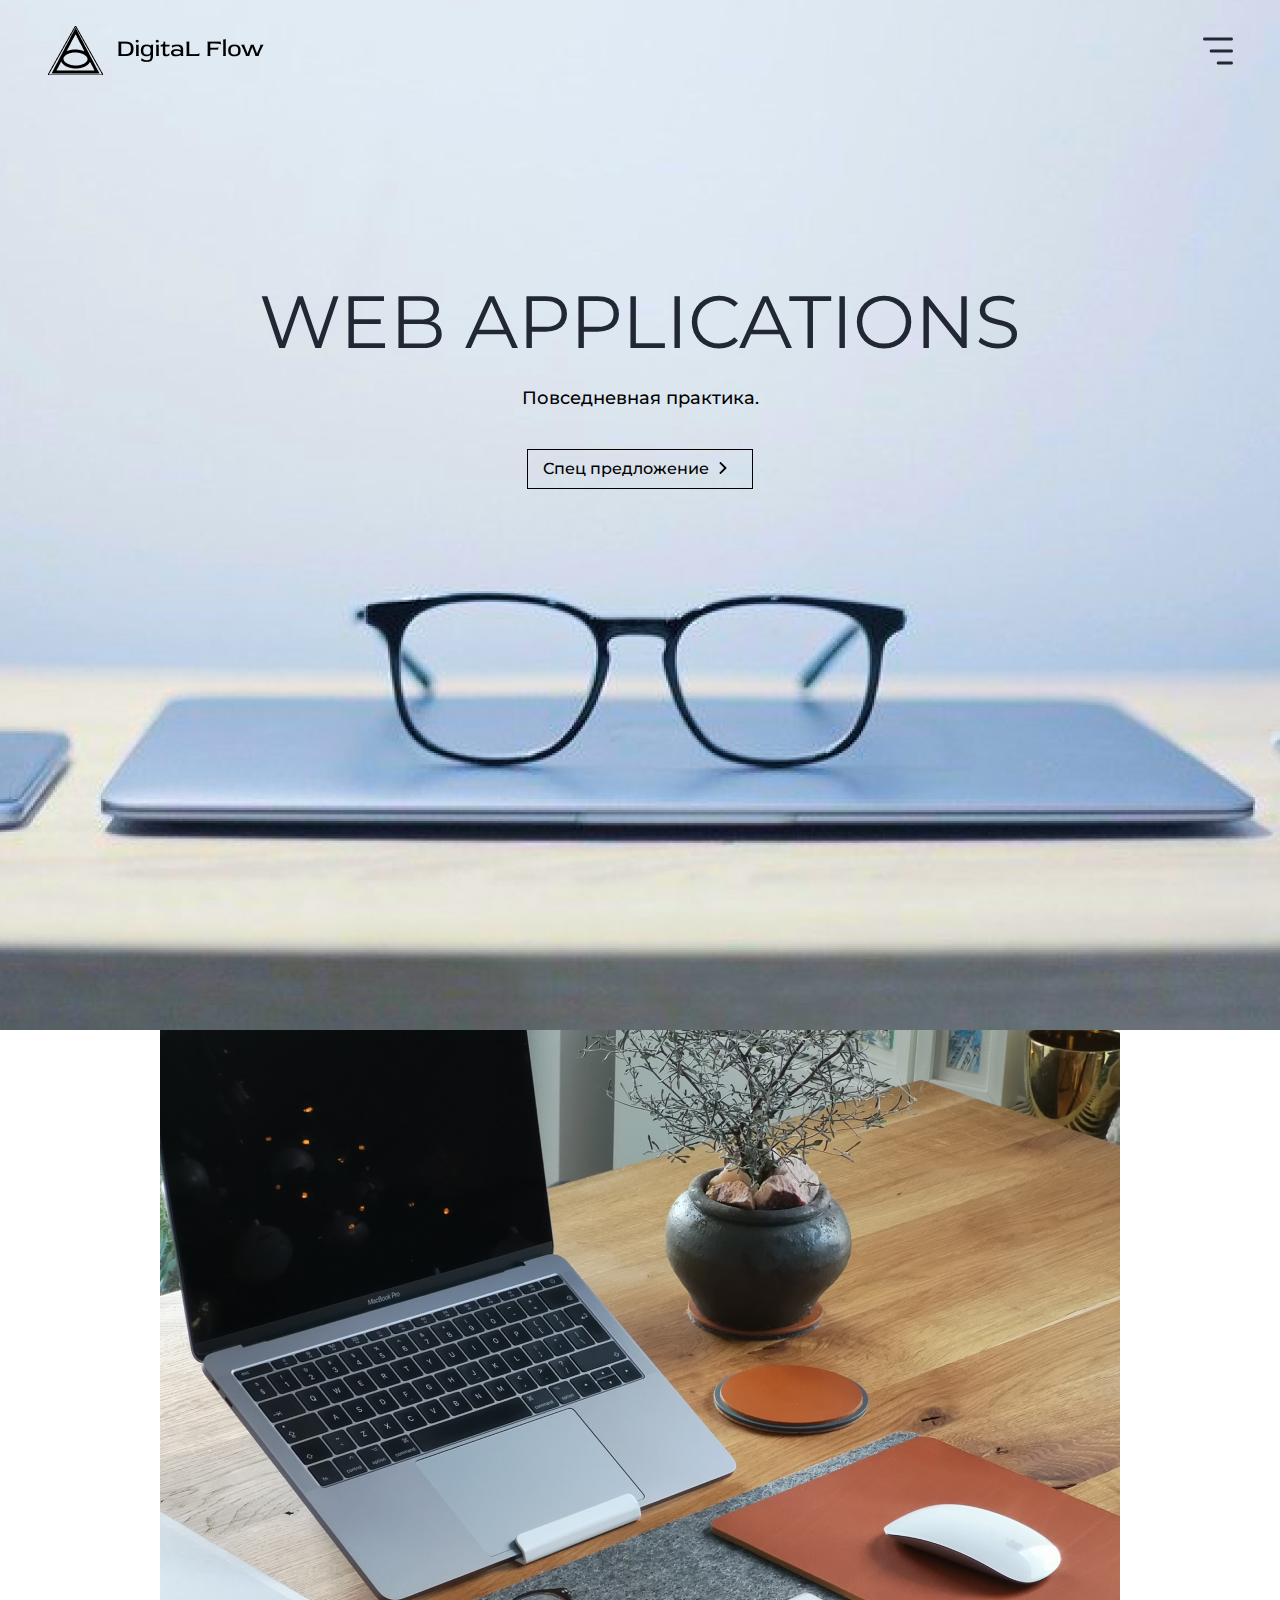
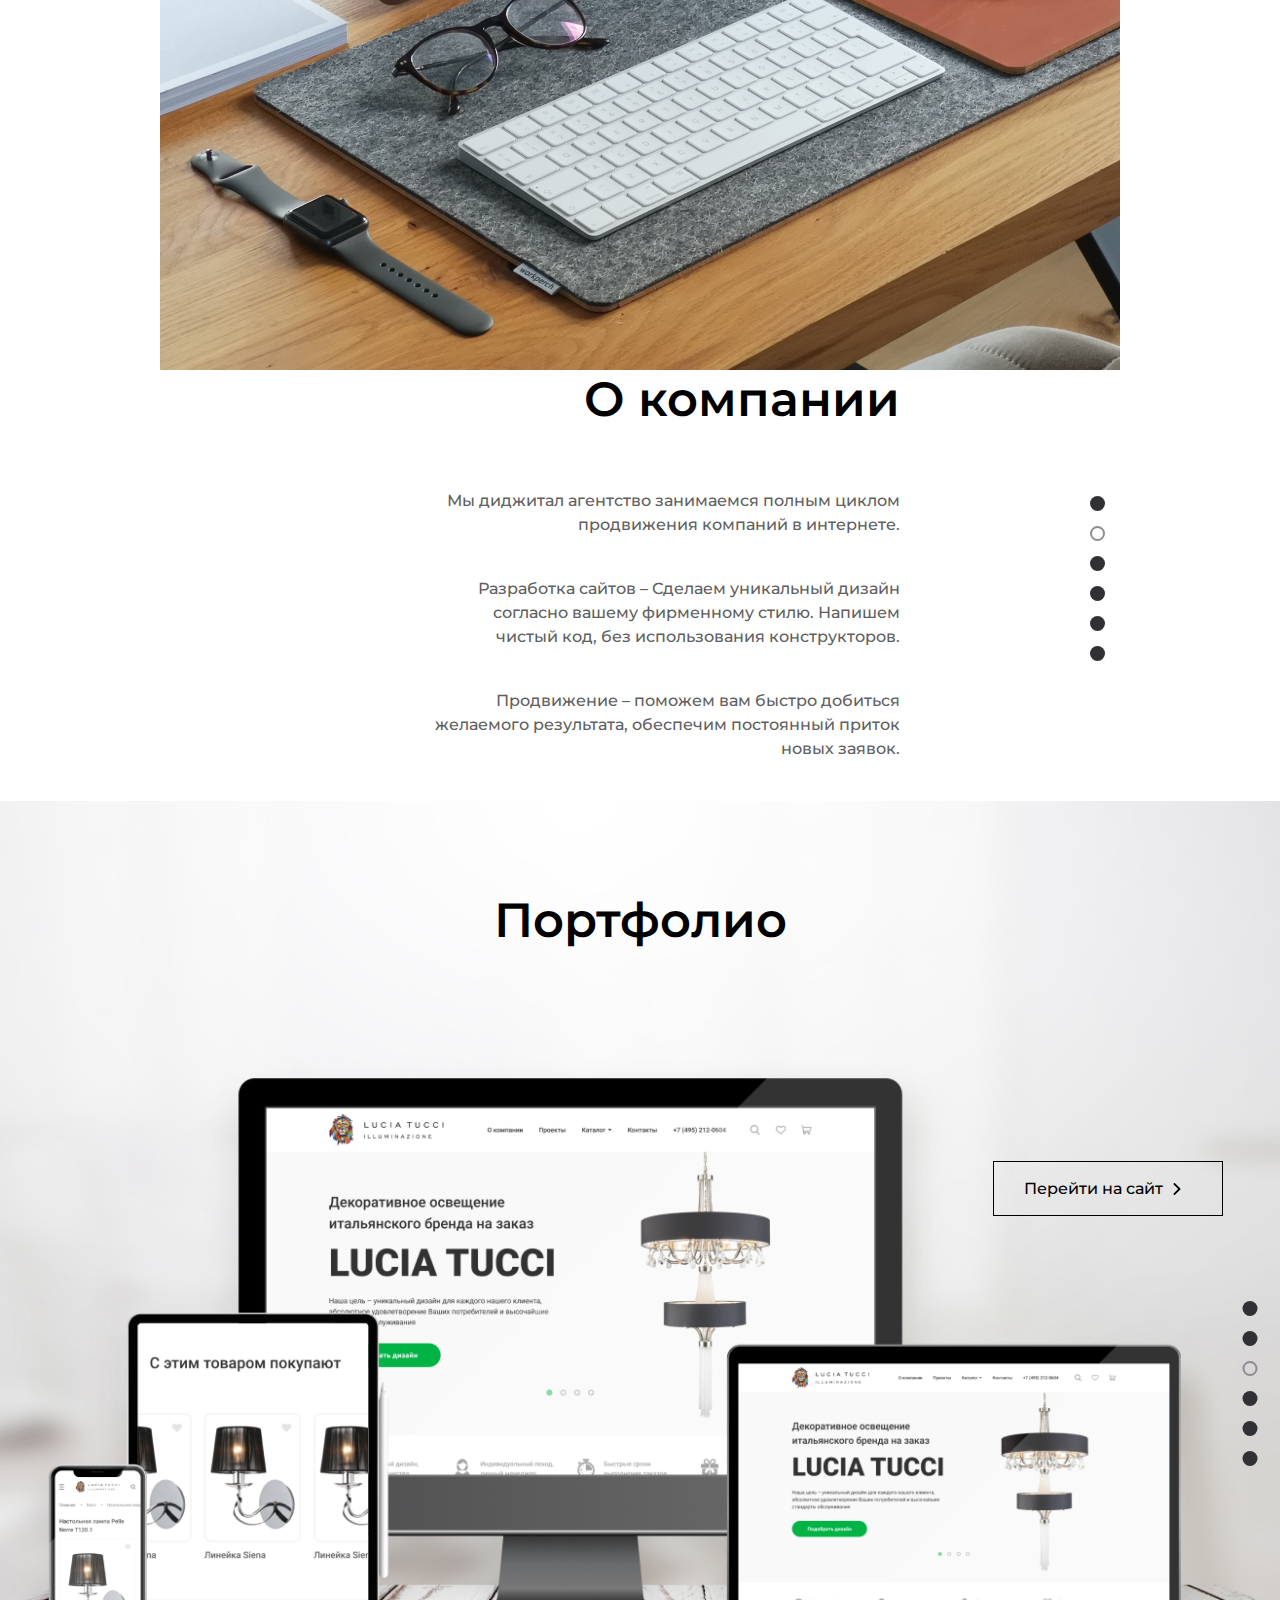
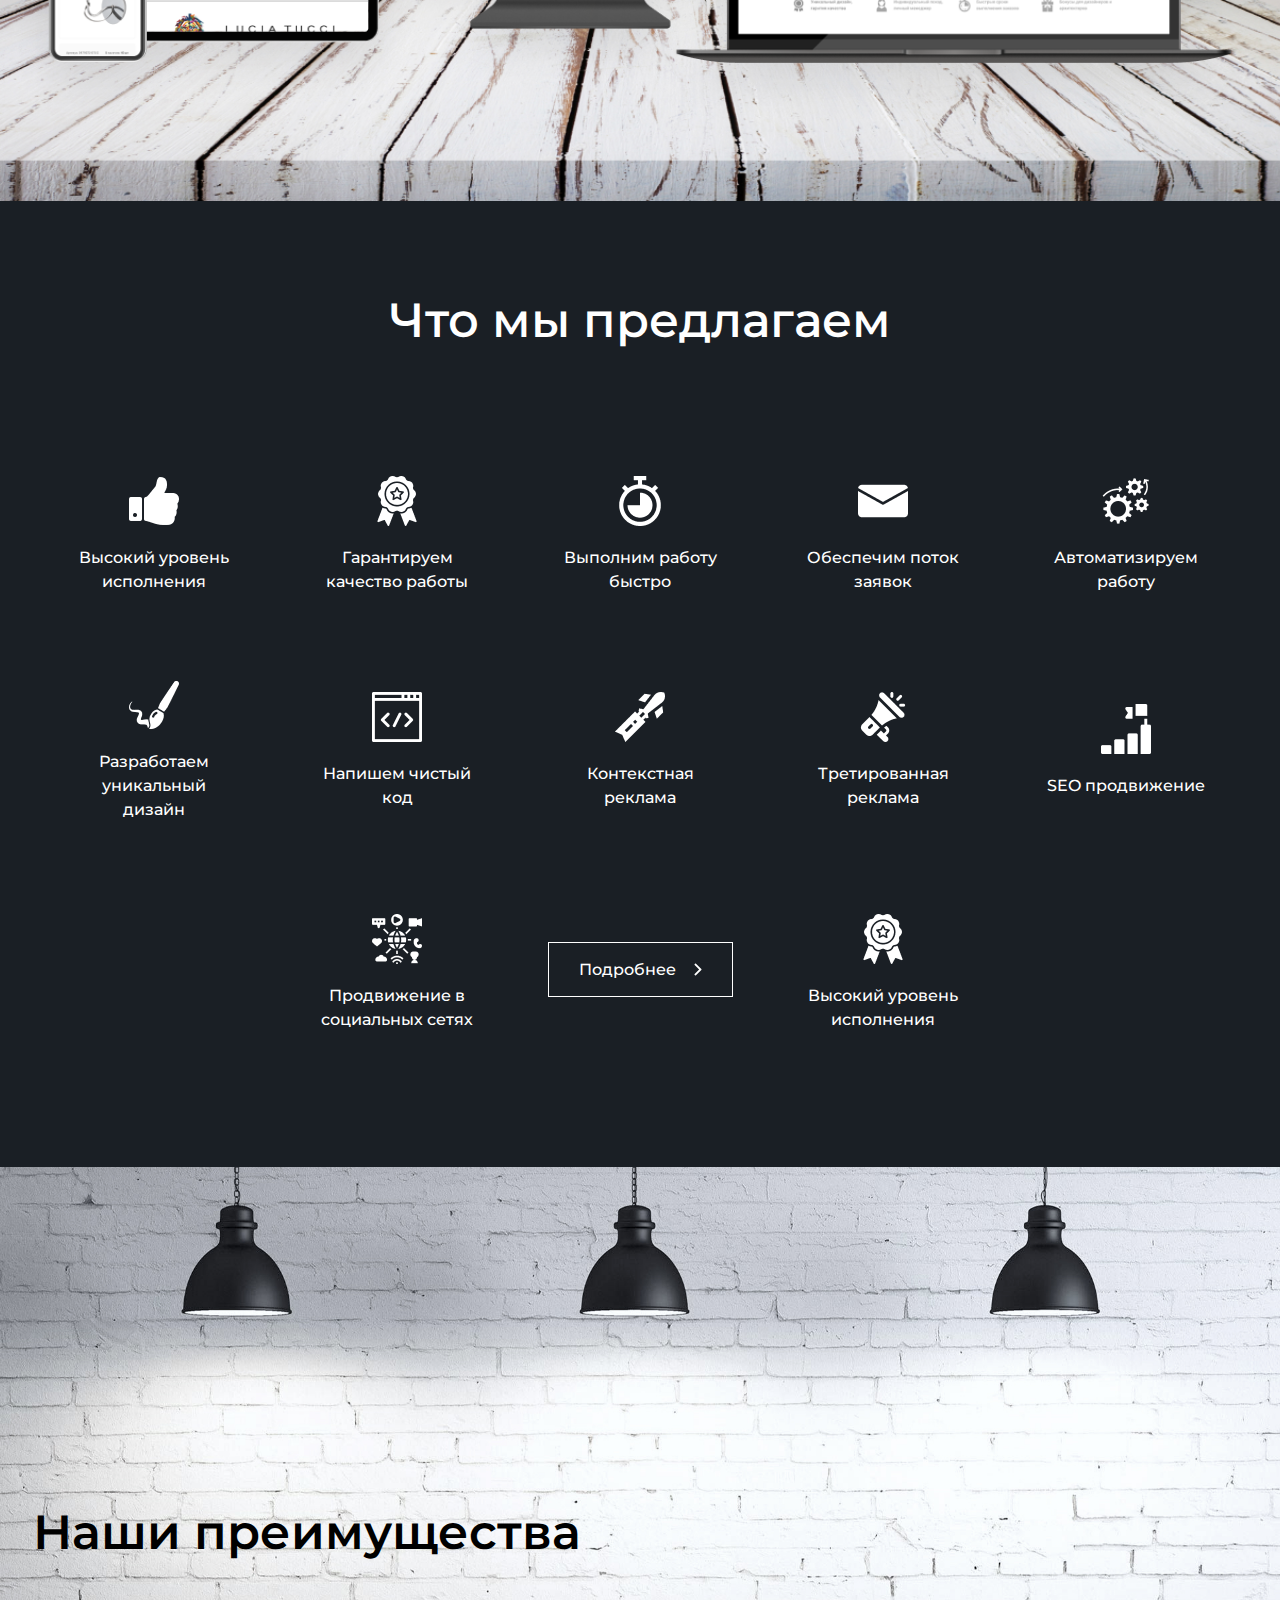
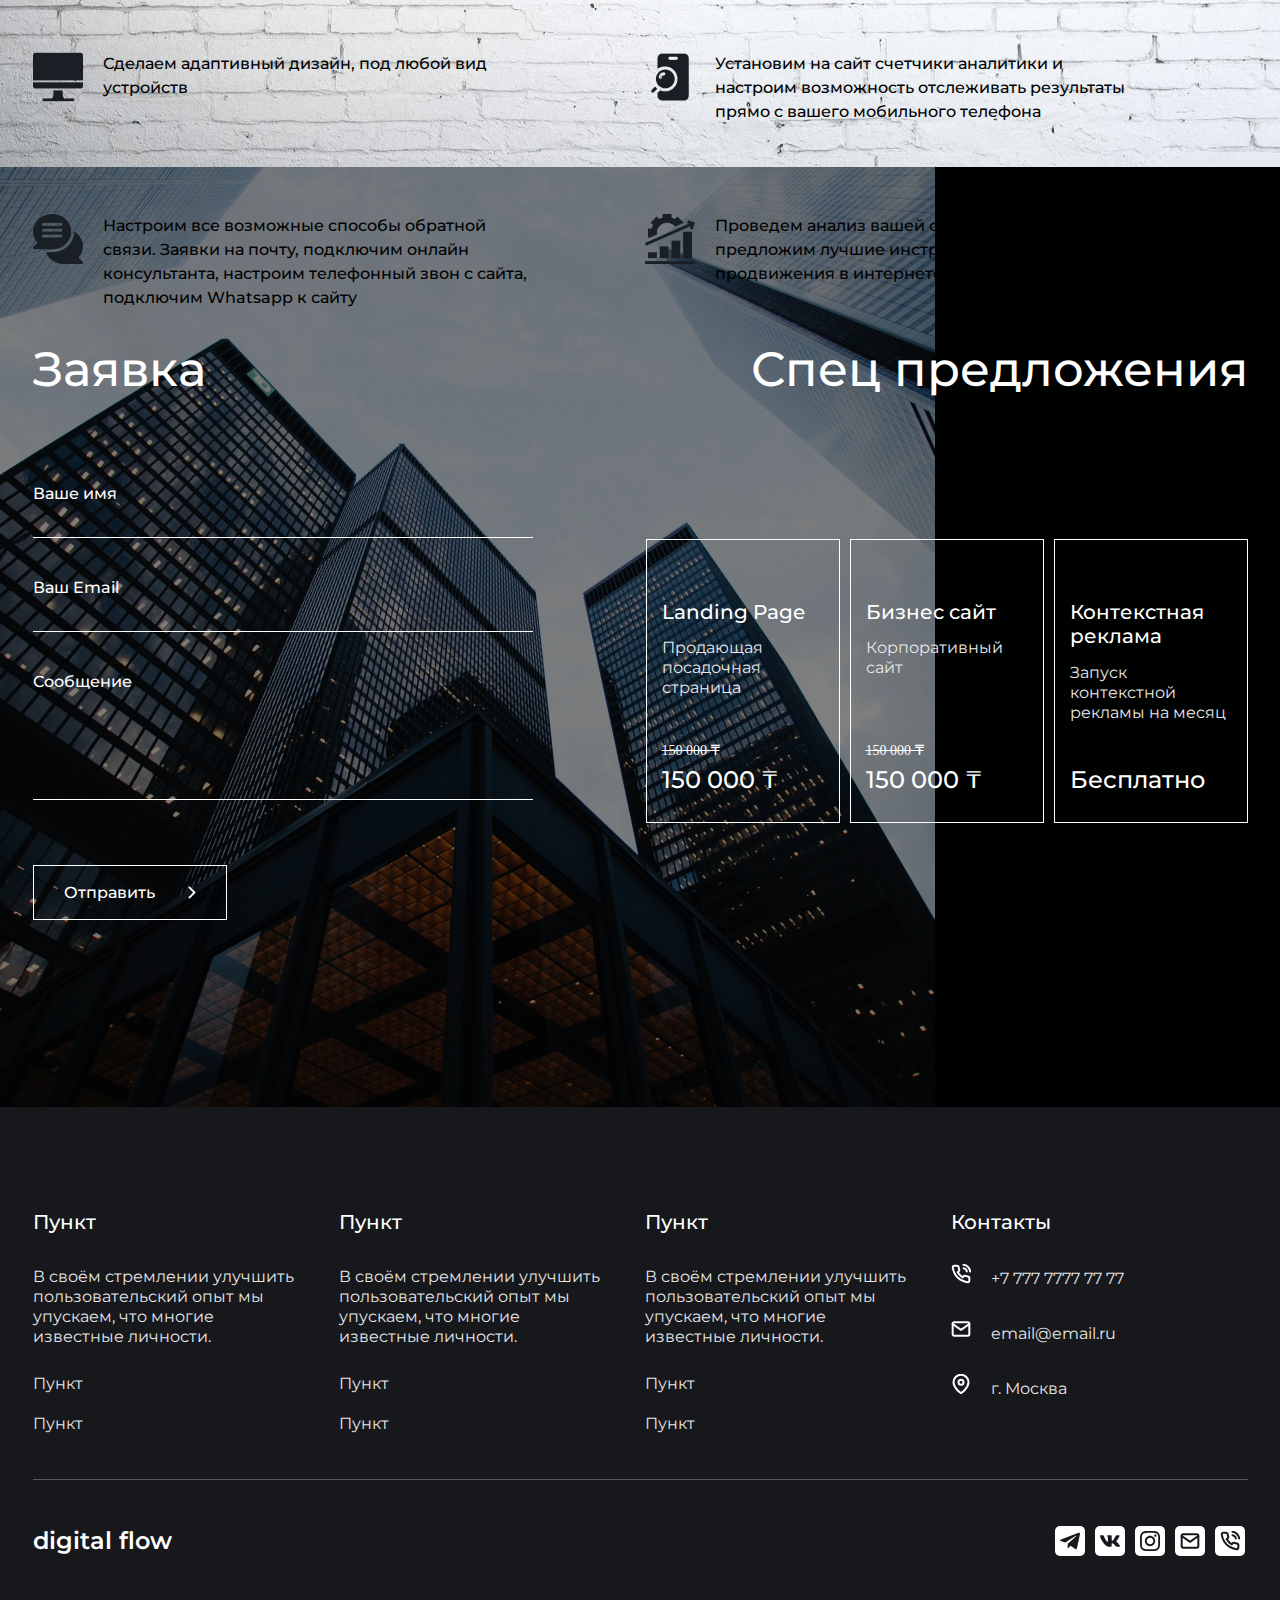
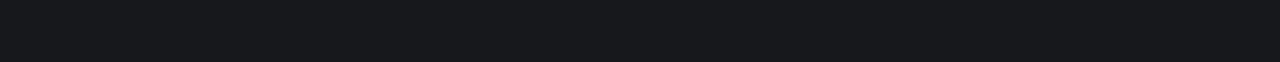
<file: index.html>
<!DOCTYPE html>
<html lang="ru">

<head>
    <meta charset="UTF-8">
    <meta http-equiv="X-UA-Compatible" content="IE=edge">
    <meta name="viewport" content="width=device-width, initial-scale=1.0">
    <title>Digital Flow</title>
    <link rel="preconnect" href="https://fonts.googleapis.com">
    <link rel="preconnect" href="https://fonts.gstatic.com" crossorigin>
    <link href="https://fonts.googleapis.com/css2?family=Montserrat&display=swap" rel="stylesheet">
    <link rel="stylesheet" href="css/style.min.css">
</head>

<body>

    <div class="wrapper">
        <section class="home" id="home">
            <img class="home_img" src="img/background/home.jpg" alt=""><!-- background img -->
            <div class="container home_container">
                <nav class="head">
                    <div class="logo">
                        <img src="img/logo.png" alt="logo">
                    </div>
                    <div id="on-menu" class="menu">
                        <img class="click_menu" src="img/icons/swipe_menu.svg" alt="menu">
                        <div class="on-click-menu">
                            <img id="off-menu" src="img/icons/Vector.svg" alt="vector">
                            <ul>
                                <li><a href="#home">Главная</a></li>
                                <li><a href="about">О компании</a></li>
                                <li><a href="#portfolio">Портфолио</a></li>
                                <li><a href="#products">Что мы предлагаем</a></li>
                                <li><a href="">Специальное предложение </a></li>
                            </ul>
                            <button>Оставить заявку</button>
                            <div class="social">
                                <a href="" target="_blank"><img src="img/icons/tg.svg" alt=""></a>
                                <a href="" target="_blank"><img src="img/icons/vk.svg" alt=""></a>
                                <a href="" target="_blank"><img src="img/icons/inst.svg" alt=""></a>
                                <a href="" target="_blank"><img src="img/icons/mail.svg" alt=""></a>
                                <a href=""><img src="img/icons/phone.svg" alt=""></a>
                            </div>
                        </div>
                    </div>
                </nav>
                <div class="container home_container-center">
                    <h1>web applications</h1>
                    <p>Повседневная практика.</p>
                    <form action="pages/more.html">
                        <button class="home_btn">Спец предложение<img src="img/icons/rightSprow.svg"
                                alt="sprow"></button>
                    </form>
                </div>
            </div> <!-- end home_container -->
        </section> <!-- end section home -->
        <section class="about" id="about">
            <div id="second-block" class="about_img">
                <img src="img/background/about.jpg" alt="about">
            </div>
            <div id="first-block" class="about_container">
                <div class="about_container_text">
                    <h2>О компании</h2>
                    <p>Мы диджитал агентство занимаемся полным циклом продвижения компаний в интернете.</p>
                    <p>Разработка сайтов – Сделаем уникальный дизайн согласно вашему фирменному стилю. Напишем чистый
                        код, без использования конструкторов.</p>
                    <p>Продвижение – поможем вам быстро добиться желаемого результата, обеспечим постоянный приток новых
                        заявок.</p>
                </div>
                <div class="about-scroll-bar scroll-bar">
                    <div class="point point_black"><a href="#home"></a></div>
                    <div class="point point_white"><a href="#about"></a></div>
                    <div class="point point_black"><a href="#portfolio"></a></div>
                    <div class="point point_black"><a href="#products"></a></div>
                    <div class="point point_black"><a href="#advantage"></a></div>
                    <div class="point point_black"><a href="#request"></a></div>
                </div>
            </div>
        </section> <!-- end section about -->
        <section class="portfolio" id="portfolio">
            <img class="portfolio_img" src="img/background/portfolio.jpg" alt="portfolio"> <!-- background img -->
            <img class="portfolio_content_img" src="img/background/Group 16.png" alt="portfolio"> <!-- background img -->
            <div class="portfolio_scroll-bar scroll-bar">
                <div class="point point_black"><a href="#home"></a></div>
                <div class="point point_black"><a href="#about"></a></div>
                <div class="point point_white"><a href="#portfolio"></a></div>
                <div class="point point_black"><a href="#products"></a></div>
                <div class="point point_black"><a href="#advantage"></a></div>
                <div class="point point_black"><a href="#request"></a></div>
            </div>
            <div class="container portfolio_container">
                <h2>Портфолио</h2>
                    <a class="portfolio_container_go_site" href="pages/site.html">Перейти на сайт<img
                            src="img/icons/rightSprow.svg" alt="sprow"></a>

            </div>
        </section> <!-- end section portfolio -->
        <section class="products" id="products">
            <div class="container products_container">
                <h2>Что мы предлагаем</h2>
                <div class="product_card">
                    <div class="product">
                        <img class="product_icon" src="img/icons/like.png" alt="like">
                        <p>Высокий уровень исполнения </p>
                    </div>
                    <div class="product">
                        <img class="product_icon" src="img/icons/quality.png" alt="quality">
                        <p>Гарантируем качество работы</p>
                    </div>
                    <div class="product">
                        <img class="product_icon" src="img/icons/time.png" alt="time">
                        <p>Выполним работу быстро</p>
                    </div>
                    <div class="product">
                        <img class="product_icon" src="img/icons/message.png" alt="message">
                        <p>Обеспечим поток заявок</p>
                    </div>
                    <div class="product">
                        <img class="product_icon" src="img/icons/settings.png" alt="settings">
                        <p>Автоматизируем работу </p>
                    </div>
                    <div class="product">
                        <img class="product_icon" src="img/icons/design.png" alt="design">
                        <p>Разработаем уникальный дизайн</p>
                    </div>
                    <div class="product">
                        <img class="product_icon" src="img/icons/clear_code.png" alt="clear_code">
                        <p>Напишем чистый код</p>
                    </div>
                    <div class="product">
                        <img class="product_icon" src="img/icons/ad.png" alt="ad">
                        <p>Контекстная реклама</p>
                    </div>
                    <div class="product">
                        <img class="product_icon" src="img/icons/ad_all.png" alt="ad_all">
                        <p>Третированная реклама </p>
                    </div>
                    <div class="product">
                        <img class="product_icon" src="img/icons/seo.png" alt="seo">
                        <p>SEO продвижение</p>
                    </div>
                    <div class="product">

                    </div>
                    <div class="product">
                        <img class="product_icon" src="img/icons/media.png" alt="media">
                        <p>Продвижение в социальных сетях</p>
                    </div>
                    <div class="product">
                        <div class="more_btn">
                            <a href="pages/more.html">Подробнее</a>
                            <img src="img/icons/rightSprowWhite.svg" alt="sprow">
                        </div>
                    </div>
                    <div class="product">
                        <img class="product_icon" src="img/icons/quality.png" alt="quality">
                        <p>Высокий уровень исполнения </p>
                    </div>
                    <div class="product">

                    </div>
                </div>
            </div>
        </section> <!-- end section products -->
        <section class="advantage" id="advantage">
            <img class="advantage_img" src="img/background/advantage.jpg" alt="advantage"> <!-- background img -->
            <div class="container advantage_container">
                <h2>Наши преимущества</h2>
                <div class="content">
                    <div class="content_block">
                        <div><img src="img/icons/pc.png" alt="pc"></div>
                        <p>Сделаем адаптивный дизайн, под любой вид устройств</p>
                    </div>
                    <div class="content_block">
                        <div><img src="img/icons/mobile.png" alt="pc"></div>
                        <p>Установим на сайт счетчики аналитики и настроим возможность отслеживать результаты прямо с
                            вашего мобильного телефона</p>
                    </div>
                    <div class="content_block">
                        <div><img src="img/icons/dialog.png" alt="pc"></div>
                        <p>Настроим все возможные способы обратной связи. Заявки на почту, подключим онлайн
                            консультанта, настроим телефонный звон с сайта, подключим Whatsapp к сайту</p>
                    </div>
                    <div class="content_block">
                        <div><img src="img/icons/analit.png" alt="pc"></div>
                        <p>Проведем анализ вашей сферы и конкурентов, предложим лучшие инструменты для продвижения в
                            интернете</p>
                    </div>
                </div>
            </div>
        </section> <!-- end section advantage -->
        <section class="request" id="request">
            <img class="request_img" src="img/background/request.jpg" alt=""> <!-- background img -->
            <div class="container request_container">
                <div class="left">
                    <h2>Заявка</h2>
                    <p>Ваше имя</p>
                    <input type="text" name="" id="">
                    <p>Ваш Email</p>
                    <input type="email" name="" id="">
                    <p>Сообщение</p>
                    <input class="message" type="text" name="" id="">
                    <div class="send" id="send">
                        <a href="pages/success.html">Отправить</a>
                        <img src="img/icons/rightSprowWhite.svg" alt="sprow">
                    </div>
                </div>
                <div class="right">
                    <h2>Спец предложения</h2>
                    <div class="card">
                        <div class="card_item">
                            <h4>Landing Page</h4>
                            <p class="decription">Продающая посадочная страница</p>
                            <p class="old_price">150 000 ₸</p>
                            <p class="new_price">150 000 ₸</p>
                        </div>
                        <div class="card_item">
                            <h4>Бизнес сайт</h4>
                            <p class="decription">Корпоративный <br> сайт</p>
                            <p class="old_price">150 000 ₸</p>
                            <p class="new_price">150 000 ₸</p>
                        </div>
                        <div class="card_item">
                            <h4>Контекстная реклама</h4>
                            <p class="decription" style="margin-top: 25px;">Запуск <br> контекстной рекламы на месяц</p>
                            <p class="old_price"></p>
                            <p class="new_price">Бесплатно</p>
                        </div>
                    </div>
                </div>
            </div>
        </section> <!-- end section request -->
        <section class="info" id="info">
            <div class="container info_container">
                <div class="info_top">
                    <div class="info_card">
                        <h5>Пункт</h5>
                        <p style="margin-top: 33px;">В своём стремлении улучшить пользовательский опыт мы упускаем, что
                            многие известные личности.</p>
                        <p style="margin-top: 27px;">Пункт</p>
                        <p style="margin-top: 20px;">Пункт</p>
                    </div>
                    <div class="info_card">
                        <h5>Пункт</h5>
                        <p style="margin-top: 33px;">В своём стремлении улучшить пользовательский опыт мы упускаем, что
                            многие известные личности.</p>
                        <p style="margin-top: 27px;">Пункт</p>
                        <p style="margin-top: 20px;">Пункт</p>
                    </div>
                    <div class="info_card">
                        <h5>Пункт</h5>
                        <p style="margin-top: 33px;">В своём стремлении улучшить пользовательский опыт мы упускаем, что
                            многие известные личности.</p>
                        <p style="margin-top: 27px;">Пункт</p>
                        <p style="margin-top: 20px;">Пункт</p>
                    </div>
                    <div class="contacts">
                        <h5>Контакты</h5>
                        <p><a href="tel:+7 777 7777 77 77"><img src="img/icons/fi_phone-call.svg" alt="phone">+7 777
                                7777 77 77</a></p>
                        <p><a href="email@email.ru"><img src="img/icons/fi_mail.svg" alt="mail">email@email.ru</a></p>
                        <p><img src="img/icons/fi_map-pin.svg" alt="map">г. Москва</p>
                    </div>
                </div>
                <div class="info_bottom">
                    <p>digital flow</p>
                    <div class="social">
                        <a href="" target="_blank"><img src="img/icons/tg.svg" alt=""></a>
                        <a href="" target="_blank"><img src="img/icons/vk.svg" alt=""></a>
                        <a href="" target="_blank"><img src="img/icons/inst.svg" alt=""></a>
                        <a href="" target="_blank"><img src="img/icons/mail.svg" alt=""></a>
                        <a href="" target="_blank"><img src="img/icons/phone.svg" alt=""></a>
                    </div>
                </div>
            </div>
        </section> <!-- end section info -->
    </div> <!-- end wrapper -->
    <script src="script.js"></script>
</body>

</html>
</file>
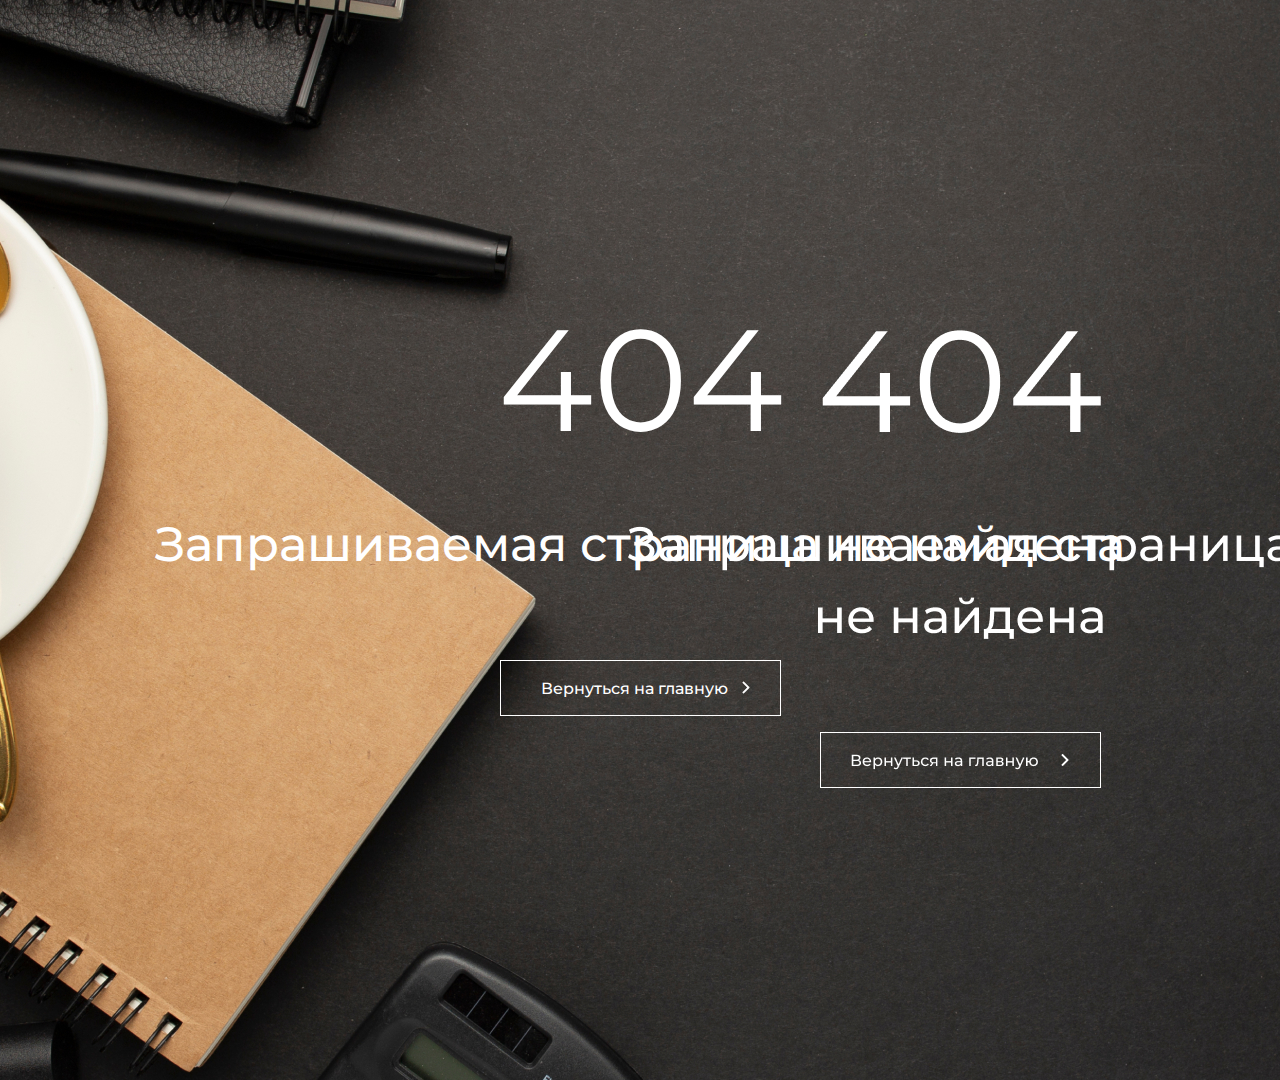
<file: pages/more.html>
<!DOCTYPE html>
<html lang="en">
<head>
    <meta charset="UTF-8">
    <meta http-equiv="X-UA-Compatible" content="IE=edge">
    <meta name="viewport" content="width=device-width, initial-scale=1.0">
    <title>Page not found</title>
    <link rel="preconnect" href="https://fonts.googleapis.com">
    <link rel="preconnect" href="https://fonts.gstatic.com" crossorigin>
    <link href="https://fonts.googleapis.com/css2?family=Montserrat&display=swap" rel="stylesheet">
    <link rel="stylesheet" href="../css/style.min.css">
</head>
<body>
    <div class="wrapper">
    <section class="more" id="more">
        <img class="more_img" src="../img/background/not_found.jpg" alt=""><!-- background img -->
        <div class="container more_container">
            <h1>404</h1>
            <p>Запрашиваемая страница не найдена</p>
            <div class="main">
                <a href="../index.html">Вернуться на главную</a>
                <img src="../img/icons/rightSprowWhite.svg" alt="sprow">
            </div>
        </div>
    </section>
</div>
</body>
</html>
</file>
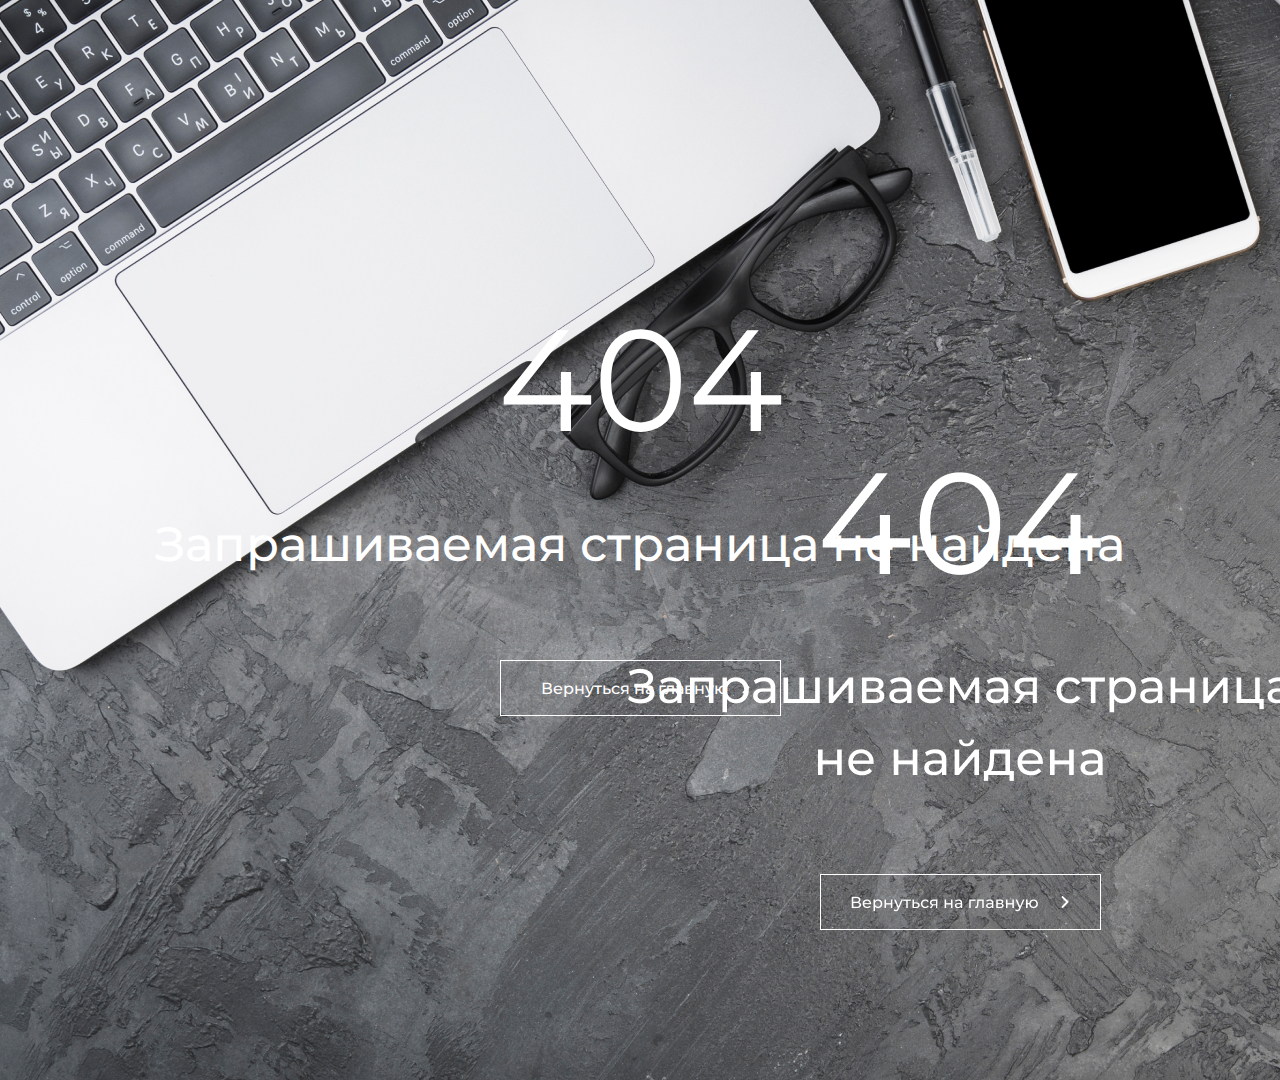
<file: pages/site.html>
<!DOCTYPE html>
<html lang="en">
<head>
    <meta charset="UTF-8">
    <meta http-equiv="X-UA-Compatible" content="IE=edge">
    <meta name="viewport" content="width=device-width, initial-scale=1.0">
    <title>Page not found</title>
    <link rel="preconnect" href="https://fonts.googleapis.com">
    <link rel="preconnect" href="https://fonts.gstatic.com" crossorigin>
    <link href="https://fonts.googleapis.com/css2?family=Montserrat&display=swap" rel="stylesheet">
    <link rel="stylesheet" href="../css/style.min.css">
</head>
<body>
    <div class="wrapper">
    <section class="more" id="site">
        <img class="more_img" src="../img/background/not_found1.jpg" alt=""><!-- background img -->
        <div class="container more_container">
            <h1>404</h1>
            <p>Запрашиваемая страница не найдена</p>
            <div class="main">
                <a href="../index.html">Вернуться на главную</a>
                <img src="../img/icons/rightSprowWhite.svg" alt="sprow">
            </div>
        </div>
    </section>
</div>
</body>
</html>
</file>
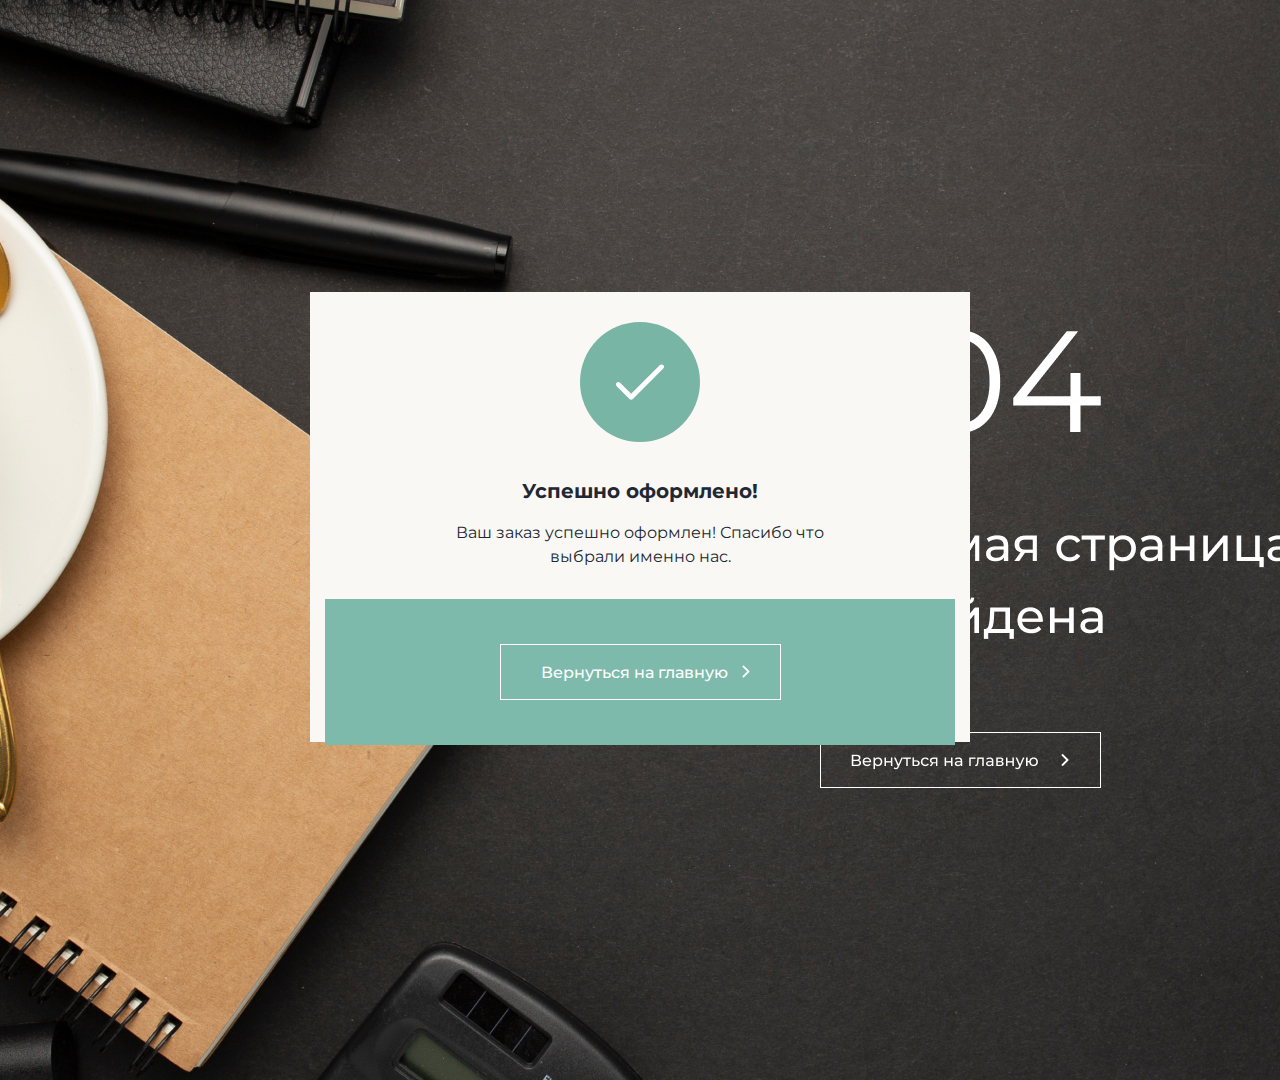
<file: pages/success.html>
<!DOCTYPE html>
<html lang="en">
<head>
    <meta charset="UTF-8">
    <meta http-equiv="X-UA-Compatible" content="IE=edge">
    <meta name="viewport" content="width=device-width, initial-scale=1.0">
    <title>Page not found</title>
    <link rel="preconnect" href="https://fonts.googleapis.com">
    <link rel="preconnect" href="https://fonts.gstatic.com" crossorigin>
    <link href="https://fonts.googleapis.com/css2?family=Montserrat&display=swap" rel="stylesheet">
    <link rel="stylesheet" href="../css/style.min.css">
</head>
<body>
    <div class="wrapper">
    <section class="success" id="success">
        <img class="more_img" src="../img/background/not_found.jpg" alt=""><!-- background img -->
        <div class="container success_container">
            <img class="success-svg" src="../img/icons/success.svg" alt="">
            <h3>Успешно оформлено!</h3>
            <p>Ваш заказ успешно оформлен! Спасибо что <br> выбрали именно нас.</p>
            <div class="bg-green">
            <div class="main_btn">
                <a href="../index.html">Вернуться на главную</a>
                <img src="../img/icons/rightSprowWhite.svg" alt="sprow">
            </div>
        </div>
        </div>
    </section>
</div>
</body>
</html>
</file>
<file: css/style.min.css>
@charset "UTF-8";
*, *::before, *::after { -webkit-box-sizing: border-box; box-sizing: border-box; margin: 0; padding: 0; }

a { text-decoration: none; }

/* margin center */
/* text color black */
/* text color white */
body { background: white; font-family: "Montserrat", sans-serif; }

.wrapper { max-width: 1920px; margin: 0 auto; }

.container { max-width: 1245px; margin: 0 auto; padding: 0 15px; }

.scroll-bar .point { width: 15px; height: 15px; border-radius: 50%; margin-bottom: 15px; }

.scroll-bar .point a { display: block; height: 100%; }

.scroll-bar .point_black { background: #313035; -webkit-box-sizing: border-box; box-sizing: border-box; }

.scroll-bar .point_white { border: 2px solid #8D8C92; -webkit-box-sizing: border-box; box-sizing: border-box; }

.home { min-height: 1030px; position: relative; }

.home_img { width: 100%; height: 100%; position: absolute; -o-object-fit: cover; object-fit: cover; }

.home_container { position: absolute; top: 0; left: 0; right: 0; bottom: 0; z-index: 2; }

.home_container .click_menu:hover { cursor: pointer; }

.head { display: -webkit-box; display: -ms-flexbox; display: flex; -webkit-box-pack: justify; -ms-flex-pack: justify; justify-content: space-between; max-width: 100%; width: 1245px; z-index: 1; -webkit-box-align: center; -ms-flex-align: center; align-items: center; padding: 26px 15px; }

.on-click-menu { display: none; position: absolute; top: 0; left: 817px; z-index: 2; width: 750px; max-width: 750px; height: 1030px; min-height: 1030px; background: #191a1e; padding: 45px 0 0 85px; -webkit-transition: left 0.3s ease 0s; transition: left 0.3s ease 0s; /* переход анимация */ overflow: auto; /* пролистывание на маленьких экранах */ }

.on-click-menu img:hover { cursor: pointer; }

.on-click-menu ul { margin-top: 93px; }

.on-click-menu ul li { list-style-type: none; margin-bottom: 40px; }

.on-click-menu ul li a { font-family: "Montserrat", sans-serif; font-style: normal; font-weight: 500; font-size: 18px; line-height: 22px; color: rgba(255, 255, 255, 0.3); }

.on-click-menu ul li a:hover { border-bottom: 1px solid white; }

.on-click-menu button { margin-top: 200px; margin-bottom: 130px; width: 280px; height: 60px; background: -webkit-gradient(linear, left top, left bottom, from(#61B3C9), to(#074D88)); background: linear-gradient(180deg, #61B3C9 0%, #074D88 100%); border: none; font-family: "Montserrat", sans-serif; font-style: normal; font-weight: 500; font-size: 16px; line-height: 20px; color: #FFFFFF; }

.on-click-menu button:hover { cursor: pointer; }

.active { display: block; }

.home_container-center { padding: 172px 0; text-align: center; }

.home_container-center h1 { font-style: normal; font-weight: 400; font-size: 5.5vw; line-height: 90px; text-transform: uppercase; color: #212733; }

.home_container-center p { padding: 20px 0; font-style: normal; font-weight: 500; font-size: 18px; line-height: 22px; color: black; }

.home_container-center form { padding: 20px 15px; }

.home_container-center .home_btn { font-family: "Montserrat", sans-serif; font-style: normal; font-weight: 500; font-size: 16px; line-height: 20px; color: black; max-width: 280px; max-height: 60px; padding: 9px 15px; border: 1px solid #000000; background: none; }

.home_container-center .home_btn img { padding: 0 10px; }

.home_container-center .home_btn:hover { outline: 2px solid #000000; cursor: pointer; }

.about { display: -webkit-box; display: -ms-flexbox; display: flex; -webkit-box-pack: justify; -ms-flex-pack: justify; justify-content: space-between; }

.about_img img { width: 100%; max-width: 960px; vertical-align: top; }

.about_container { display: -webkit-box; display: -ms-flexbox; display: flex; -webkit-box-pack: end; -ms-flex-pack: end; justify-content: end; -webkit-box-align: center; -ms-flex-align: center; align-items: center; }

.about_container_text { max-width: 500px; padding: 0 15px; margin-right: 160px; }

.about_container_text h2 { margin-bottom: 60px; font-family: "Montserrat", sans-serif; font-style: normal; font-weight: 600; font-size: 48px; line-height: 59px; text-align: right; color: black; }

.about_container_text p { margin-bottom: 40px; font-family: "Montserrat", sans-serif; font-style: normal; font-weight: 500; font-size: 16px; line-height: 150%; text-align: right; color: #606060; }

.about_container .about-scroll-bar { padding: 15px; }

.portfolio { min-height: 1000px; position: relative; }

.portfolio_img { width: 100%; height: 100%; position: absolute; -o-object-fit: cover; object-fit: cover; }

.portfolio_content_img { position: absolute; max-width: 100%; bottom: 70px; left: 50%; -webkit-transform: translate(-50%); transform: translate(-50%); }

.portfolio_scroll-bar { position: absolute; top: 50%; -webkit-transform: translate(-50%); transform: translate(-50%); right: 15px; }

.portfolio_container { position: absolute; top: 0; left: 0; right: 0; bottom: 0; z-index: 2; }

.portfolio_container h2 { position: absolute; left: 50%; -webkit-transform: translate(-50%); transform: translate(-50%); padding: 90px 0 70px 0; font-family: "Montserrat", sans-serif; font-style: normal; font-weight: 600; font-size: 48px; line-height: 59px; color: black; }

.portfolio_container_go_site { display: -webkit-box; display: -ms-flexbox; display: flex; -webkit-box-pack: center; -ms-flex-pack: center; justify-content: center; -webkit-box-align: center; -ms-flex-align: center; align-items: center; position: absolute; top: 360px; right: 40px; width: 230px; height: 55px; border: 1px solid #000; padding: 14px 30px; font-family: "Montserrat", sans-serif; font-style: normal; font-weight: 500; font-size: 16px; line-height: 20px; color: #000000; }

.portfolio_container_go_site img { padding: 0 10px; }

.portfolio_container_go_site:hover { outline: solid 2px #000; }

.more { position: relative; min-height: 1080px; }

.more_img { width: 1920px; height: 1080px; position: absolute; -o-object-fit: cover; object-fit: cover; }

.more_container { position: absolute; top: 0; left: 0; right: 0; bottom: 0; z-index: 2; }

.more_container { text-align: center; margin-top: 292px; }

.more_container h1 { font-family: "Montserrat", sans-serif; font-style: normal; font-weight: normal; font-size: 144px; line-height: 176px; text-transform: uppercase; color: white; }

.more_container p { margin-top: 40px; font-family: "Montserrat", sans-serif; font-style: normal; font-weight: 500; font-size: 48px; line-height: 150%; text-align: center; color: white; }

.more_container div { width: 281px; height: 56px; padding: 18px 30px; border: 1px solid white; margin: 80px auto; }

.more_container div:hover { cursor: pointer; outline: 2px solid #fff; }

.more_container div a { font-family: "Montserrat", sans-serif; font-style: normal; font-weight: 500; font-size: 16px; line-height: 20px; color: white; height: 100%; margin: 0 10px; }

.products { background-color: #1a1f25; }

.products_container { padding: 90px 15px; }

.products h2 { margin-bottom: 80px; font-family: "Montserrat", sans-serif; font-style: normal; font-weight: 550; font-size: 48px; line-height: 59px; text-align: center; color: white; }

.products .product_card { display: -ms-grid; display: grid; -webkit-box-align: center; -ms-flex-align: center; align-items: center; -ms-grid-columns: (minmax(243px, 1fr))[auto-fit]; grid-template-columns: repeat(auto-fit, minmax(243px, 1fr)); }

.products .product_card .product { /* outline: 1px solid #595959; */ padding: 0 20px; }

.products .product_card .product_icon { display: block; margin: 46px auto 20px; }

.products .product_card .product p { padding: 0 17px; padding-bottom: 40px; font-family: "Montserrat", sans-serif; font-style: normal; font-weight: 500; font-size: 16px; line-height: 150%; text-align: center; color: white; }

.products .product_card .more_btn { margin: 80px auto; width: 185px; height: 55px; display: -webkit-box; display: -ms-flexbox; display: flex; -webkit-box-orient: horizontal; -webkit-box-direction: normal; -ms-flex-direction: row; flex-direction: row; -webkit-box-pack: justify; -ms-flex-pack: justify; justify-content: space-between; -webkit-box-align: center; -ms-flex-align: center; align-items: center; padding: 14px 30px; border: 1px solid #FFFFFF; }

.products .product_card .more_btn:hover { cursor: pointer; outline: 2px solid #fff; }

.products .product_card .more_btn a { font-family: "Montserrat", sans-serif; font-style: normal; font-weight: 500; font-size: 16px; line-height: 20px; color: white; }

.advantage { position: relative; }

.advantage_img { width: 100%; height: 100%; -o-object-fit: cover; object-fit: cover; vertical-align: top; }

.advantage_container { position: absolute; top: 336px; left: 0; right: 0; z-index: 2; }

.advantage_container h2 { font-family: "Montserrat", sans-serif; font-style: normal; font-weight: 600; font-size: 48px; line-height: 59px; text-align: left; color: black; }

.advantage_container .content { display: -ms-grid; display: grid; grid-gap: 0px 112px; -ms-grid-columns: (500px)[2]; grid-template-columns: repeat(2, 500px); }

.advantage_container .content_block { display: -webkit-box; display: -ms-flexbox; display: flex; margin-top: 90px; }

.advantage_container .content_block p { margin-left: 20px; font-family: "Montserrat", sans-serif; font-style: normal; font-weight: 500; font-size: 16px; line-height: 150%; color: black; }

.request { position: relative; background-color: #000201; }

.request_img { width: 935px; height: 940px; -o-object-fit: cover; object-fit: cover; vertical-align: top; }

.request_container { display: -webkit-box; display: -ms-flexbox; display: flex; -webkit-box-pack: justify; -ms-flex-pack: justify; justify-content: space-between; position: absolute; top: 173px; left: 0; right: 0; z-index: 2; }

.request_container .left h2 { margin-bottom: 85px; font-family: "Montserrat", sans-serif; font-style: normal; font-weight: 500; font-size: 48px; line-height: 59px; color: white; }

.request_container .left p { margin-top: 40px; font-family: "Montserrat", sans-serif; font-style: normal; font-weight: 500; font-size: 16px; line-height: 20px; color: white; }

.request_container .left input { margin-top: 18px; width: 500px; border: none; background: none; border-bottom: 1px solid white; }

.request_container .left input:focus { outline: none; color: white; }

.request_container .left .message { height: 90px; }

.request_container .left .send { margin-top: 65px; width: 194px; height: 55px; display: -webkit-box; display: -ms-flexbox; display: flex; -webkit-box-orient: horizontal; -webkit-box-direction: normal; -ms-flex-direction: row; flex-direction: row; -webkit-box-pack: justify; -ms-flex-pack: justify; justify-content: space-between; -webkit-box-align: center; -ms-flex-align: center; align-items: center; padding: 14px 30px; border: 1px solid #FFFFFF; -webkit-box-sizing: border-box; box-sizing: border-box; }

.request_container .left .send:hover { cursor: pointer; outline: 2px solid #fff; }

.request_container .left .send a { font-family: "Montserrat", sans-serif; font-style: normal; font-weight: 500; font-size: 16px; line-height: 20px; color: white; }

.request_container .right h2 { text-align: end; font-family: "Montserrat", sans-serif; font-style: normal; font-weight: 500; font-size: 48px; line-height: 59px; color: white; }

.request_container .right .card { display: -ms-grid; display: grid; -ms-grid-columns: (194px)[3]; grid-template-columns: repeat(3, 194px); grid-gap: 10px; margin-top: 140px; }

.request_container .right .card_item { border: 1px solid #FFFFFF; height: 284px; padding-left: 15px; position: relative; }

.request_container .right .card_item:hover { background: -webkit-gradient(linear, left top, left bottom, from(#61B3C9), to(#074D88)); background: linear-gradient(180deg, #61B3C9 0%, #074D88 100%); cursor: pointer; }

.request_container .right .card_item h4 { margin-top: 60px; font-family: "Montserrat", sans-serif; font-style: normal; font-weight: 500; font-size: 20px; line-height: 24px; color: white; }

.request_container .right .card_item .decription { font-family: "Montserrat", sans-serif; font-style: normal; font-weight: normal; font-size: 16px; line-height: 20px; color: #E8E8E8; position: absolute; top: 98px; }

.request_container .right .card_item .old_price { font-family: white; font-style: normal; font-weight: 500; font-size: 14px; line-height: 17px; -webkit-text-decoration-line: line-through; text-decoration-line: line-through; color: white; position: absolute; top: 202px; }

.request_container .right .card_item .new_price { font-family: "Montserrat", sans-serif; font-style: normal; font-weight: 500; font-size: 24px; line-height: 29px; color: white; position: absolute; top: 225px; }

.success { position: relative; min-height: 1080px; }

.success_img { width: 1920px; height: 1080px; position: absolute; -o-object-fit: cover; object-fit: cover; }

.success_container { position: absolute; top: 0; left: 0; right: 0; bottom: 0; z-index: 2; }

.success_container { text-align: center; margin-top: 292px; max-width: 660px; max-height: 450px; background-color: #f9f8f4; }

.success_container .success-svg { margin: 30px 0; }

.success_container h3 { font-family: "Montserrat", sans-serif; font-style: normal; font-weight: bold; font-size: 20px; line-height: 150%; color: #212733; }

.success_container p { margin: 15px 0 30px 0; font-family: "Montserrat", sans-serif; font-style: normal; font-weight: normal; font-size: 16px; line-height: 150%; text-align: center; color: #212733; }

.success_container .bg-green { padding: 45px 0; background-color: #7dbaab; }

.success_container .main_btn { width: 281px; height: 56px; padding: 18px 30px; border: 1px solid white; margin: 0px auto; }

.success_container .main_btn:hover { cursor: pointer; outline: 2px solid #fff; }

.success_container .main_btn a { font-family: "Montserrat", sans-serif; font-style: normal; font-weight: 500; font-size: 16px; line-height: 20px; color: white; height: 100%; margin: 0 10px; }

.info { background-color: #17181c; }

.info_container .info_top { display: -webkit-box; display: -ms-flexbox; display: flex; -webkit-box-pack: start; -ms-flex-pack: start; justify-content: start; padding-top: 103px; padding-bottom: 45px; border-bottom: 1px solid #595959; }

.info_container .info_top .info_card { max-width: 266px; margin-right: 40px; }

.info_container .info_top .info_card h5 { font-family: "Montserrat", sans-serif; font-style: normal; font-weight: 500; font-size: 20px; line-height: 24px; color: white; }

.info_container .info_top .info_card p { font-family: "Montserrat", sans-serif; font-style: normal; font-weight: normal; font-size: 16px; line-height: 20px; color: #E6E6E6; }

.info_container .info_top .contacts { display: block; }

.info_container .info_top .contacts h5 { font-family: "Montserrat", sans-serif; font-style: normal; font-weight: 500; font-size: 20px; line-height: 24px; color: white; }

.info_container .info_top .contacts p, .info_container .info_top .contacts a { margin-top: 30px; font-family: "Montserrat", sans-serif; font-style: normal; font-weight: normal; font-size: 16px; line-height: 20px; color: #E6E6E6; }

.info_container .info_top .contacts p img, .info_container .info_top .contacts a img { margin-right: 20px; }

.info_container .info_top .contacts p a, .info_container .info_top .contacts a a { border-bottom: 1px solid #17181c; }

.info_container .info_top .contacts p a:hover, .info_container .info_top .contacts a a:hover { border-bottom: 1px solid white; }

.info_container .info_bottom { display: -webkit-box; display: -ms-flexbox; display: flex; -webkit-box-pack: justify; -ms-flex-pack: justify; justify-content: space-between; padding-top: 46px; padding-bottom: 102px; }

.info_container .info_bottom p { font-family: "Montserrat", sans-serif; font-style: normal; font-weight: 600; font-size: 24px; line-height: 29px; color: white; }

.info_container .info_bottom img { margin: 0 3px; }

@media (max-width: 1660px) { .about { display: block; max-width: 960px; margin: 0 auto; }
  _container_scroll-bar { margin: 0; } }

@media (min-width: 1245px) { .home_container-center h1 { font-size: 74px; } }

@media (max-width: 1050px) { .portfolio_container { left: 50%; -webkit-transform: translate(-50%); transform: translate(-50%); }
  .portfolio_container h2 { font-size: 32px; }
  .portfolio_container_go_site { left: 50%; -webkit-transform: translate(-50%); transform: translate(-50%); } }

@media (max-width: 710px) { .about_container { -webkit-box-pack: justify; -ms-flex-pack: justify; justify-content: space-between; }
  .about_container_text { margin: 0; }
  .about_container_text h2 { font-size: 32px; text-align: center; }
  .about_container_text p { text-align: center; } }

@media (max-width: 600px) { .logo img { width: 150px; }
  .home_btn { width: 230px; height: 40px; } }
/*# sourceMappingURL=style.min.css.map */
</file>
